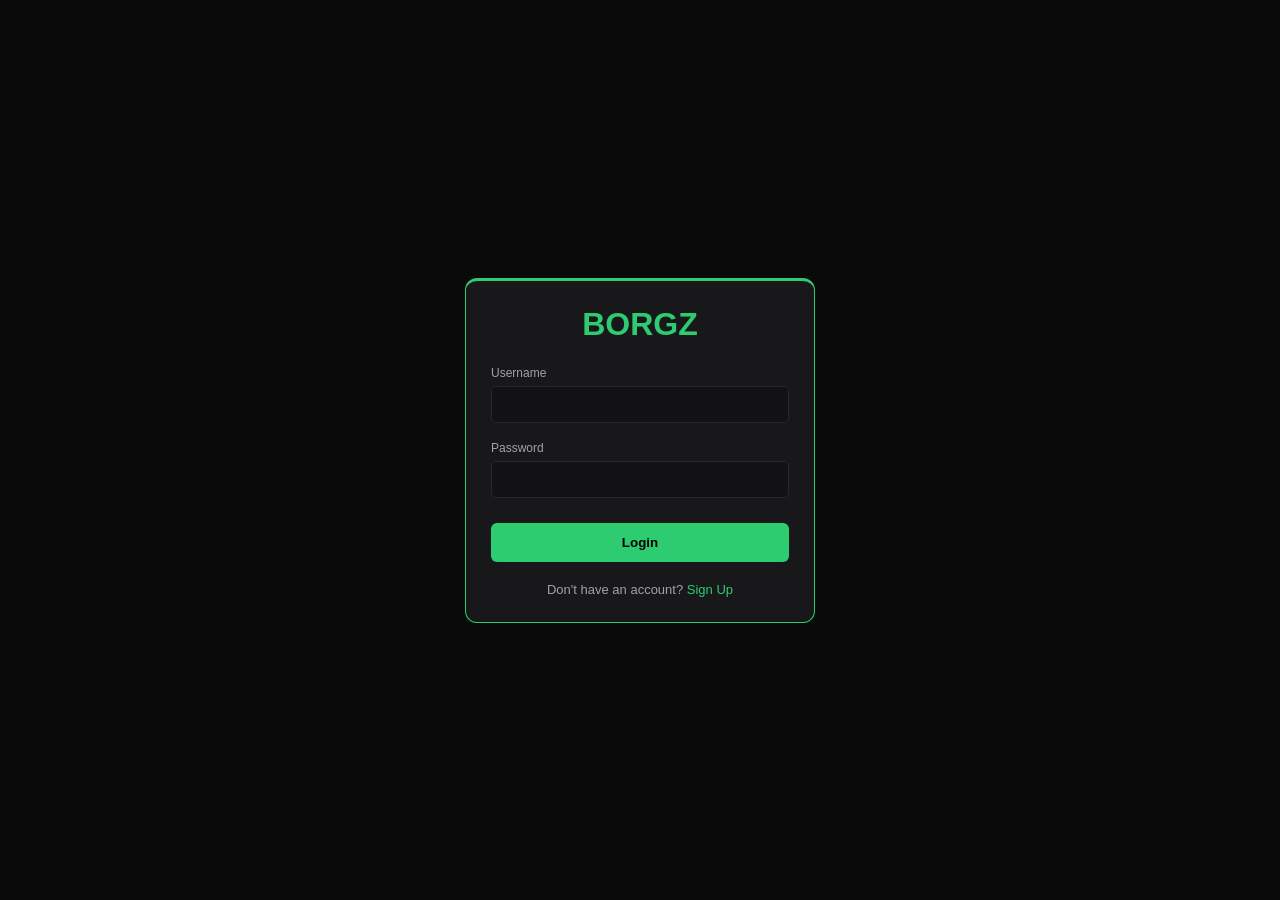
<file: FINALS - BILLIARDS RESERVATION ++/index.html>
<!DOCTYPE html>
<html lang="en">
<head>
    <meta charset="UTF-8">
    <title>Borgz - Login</title>
    <link rel="stylesheet" href="style.css">
</head>
<body style="display: flex; justify-content: center; align-items: center; background: #0a0a0b;">
    <div class="panel" style="width: 350px; text-align: center; border-color: var(--accent-green);">
        <h1 style="color: var(--accent-green); margin-bottom: 20px;">BORGZ</h1>
        <div style="text-align: left; margin-bottom: 15px;">
            <label style="font-size: 12px; color: var(--text-muted);">Username</label>
            <input type="text" style="width: 100%; padding: 10px; background: #121214; border: 1px solid #27272a; color: white; border-radius: 5px; margin-top: 5px;">
        </div>
        <div style="text-align: left; margin-bottom: 25px;">
            <label style="font-size: 12px; color: var(--text-muted);">Password</label>
            <input type="password" style="width: 100%; padding: 10px; background: #121214; border: 1px solid #27272a; color: white; border-radius: 5px; margin-top: 5px;">
        </div>
        <button class="button" style="width: 100%; margin: 0;" onclick="location.href='genview.html'">Login</button>
        <p style="margin-top: 20px; font-size: 13px; color: var(--text-muted);">Don't have an account? <span style="color: var(--accent-green); cursor: pointer;">Sign Up</span></p>
    </div>
</body>
</html>
</file>
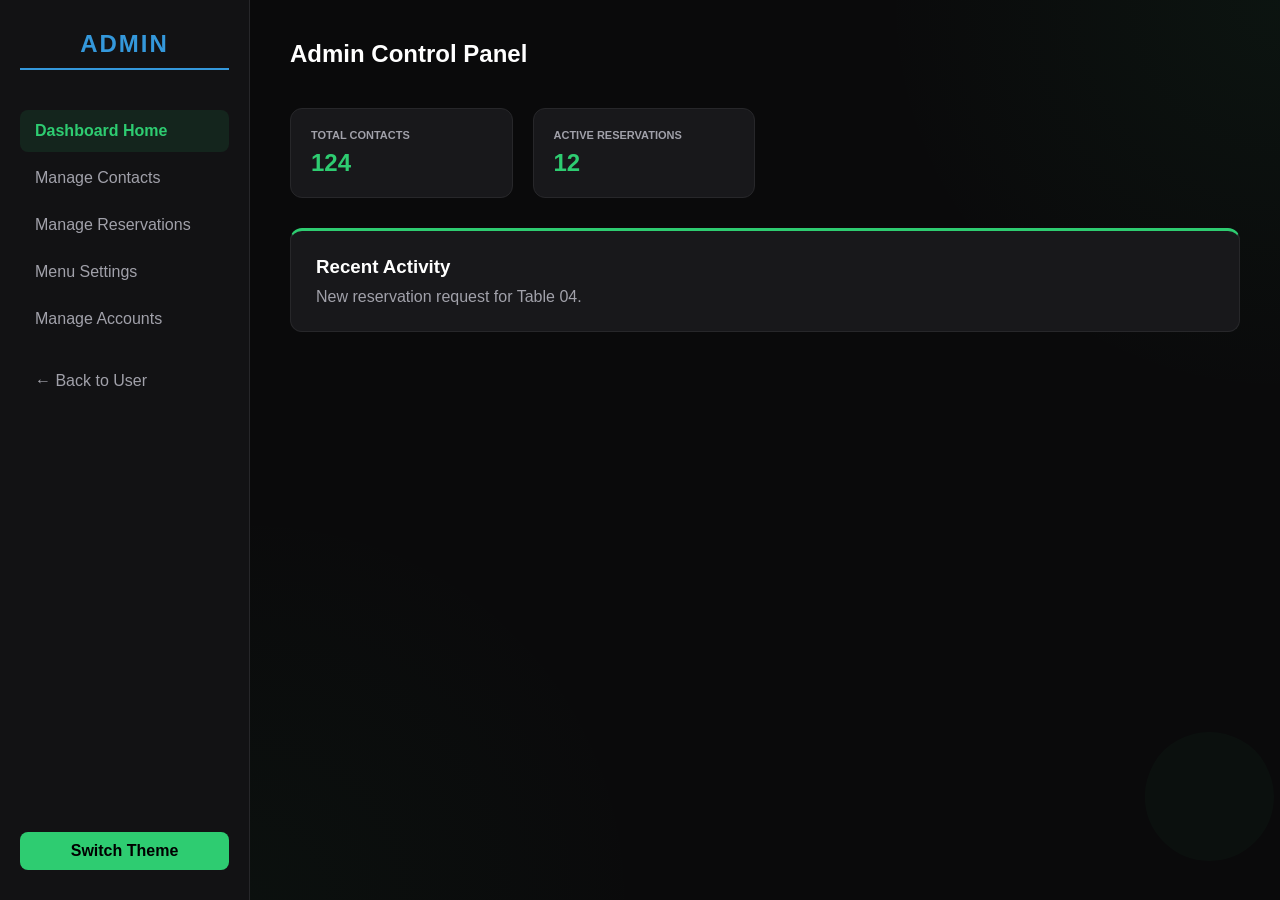
<file: FINALS - BILLIARDS RESERVATION ++/admin.html>
<!DOCTYPE html>
<html lang="en">
<head>
    <meta charset="UTF-8">
    <title>Admin - Borgz</title>
    <link rel="stylesheet" href="style.css">
</head>
<body>
    <input type="checkbox" id="theme-toggle">
    <div class="sidebar">
        <h2 style="color: #3498db; border-color: #3498db;">ADMIN</h2>
        <ul>
            <li class="active"><a href="admin.html">Dashboard Home</a></li>
            <li><a href="#">Manage Contacts</a></li>
            <li><a href="#">Manage Reservations</a></li>
            <li><a href="#">Menu Settings</a></li>
            <li><a href="#">Manage Accounts</a></li>
            <li style="margin-top: 20px;"><a href="genview.html">← Back to User</a></li>
        </ul>
        <label for="theme-toggle" class="theme-label">Switch Theme</label>
    </div>
    <div class="main">
        <div class="header"><h2>Admin Control Panel</h2></div>
        <div class="cards">
            <div class="card"><h3>Total Contacts</h3><p>124</p></div>
            <div class="card"><h3>Active Reservations</h3><p>12</p></div>
        </div>
        <div class="panel">
            <h3>Recent Activity</h3>
            <p style="color: var(--text-muted); margin-top: 10px;">New reservation request for Table 04.</p>
        </div>
    </div>
</body>
</html>
</file>
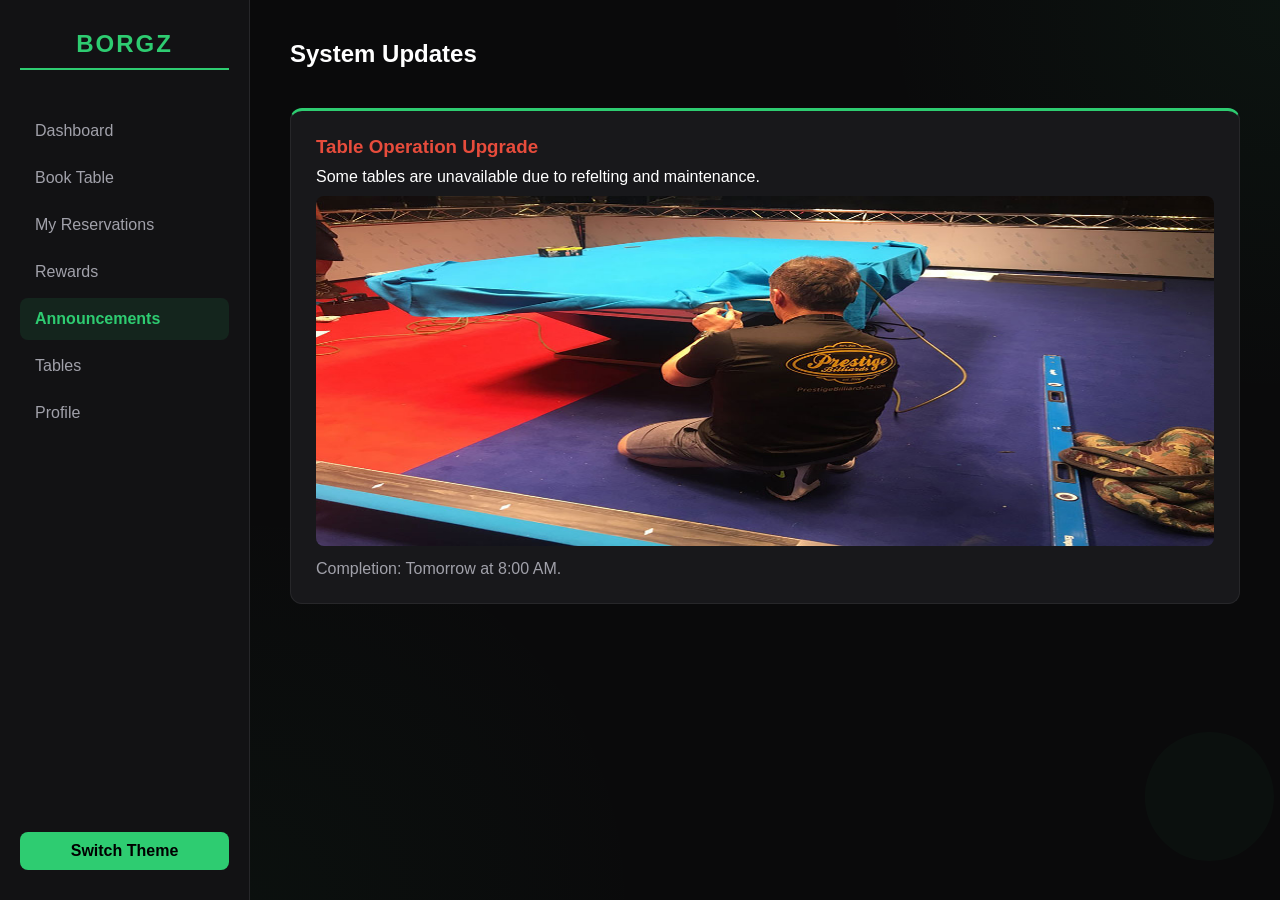
<file: FINALS - BILLIARDS RESERVATION ++/announcements.html>
<!DOCTYPE html>
<html lang="en">
<head>
    <meta charset="UTF-8"><title>Announcements - Borgz</title><link rel="stylesheet" href="style.css">
</head>
<body>
    <input type="checkbox" id="theme-toggle">
    <div class="sidebar">
        <h2>BORGZ</h2>
        <ul>
            <li><a href="genview.html">Dashboard</a></li>
            <li><a href="book-table.html">Book Table</a></li>
            <li><a href="reservations.html">My Reservations</a></li>
            <li><a href="rewards.html">Rewards</a></li>
            <li class="active"><a href="announcements.html">Announcements</a></li>
            <li><a href="tables.html">Tables</a></li>
            <li><a href="profile.html">Profile</a></li>
        </ul>
        <label for="theme-toggle" class="theme-label">Switch Theme</label>
    </div>
    <div class="main">
        <div class="header"><h2>System Updates</h2></div>
        <div class="panel">
            <h3 style="color: #e74c3c;">Table Operation Upgrade</h3>
            <p style="margin: 10px 0;">Some tables are unavailable due to refelting and maintenance.</p>
            <img src="poolfix.jpg" style="width: 100%; max-height: 350px; cover; border-radius: 8px;">
            <p style="color: var(--text-muted); margin-top: 10px;">Completion: Tomorrow at 8:00 AM.</p>
        </div>
    </div>
</body>
</html>
</file>
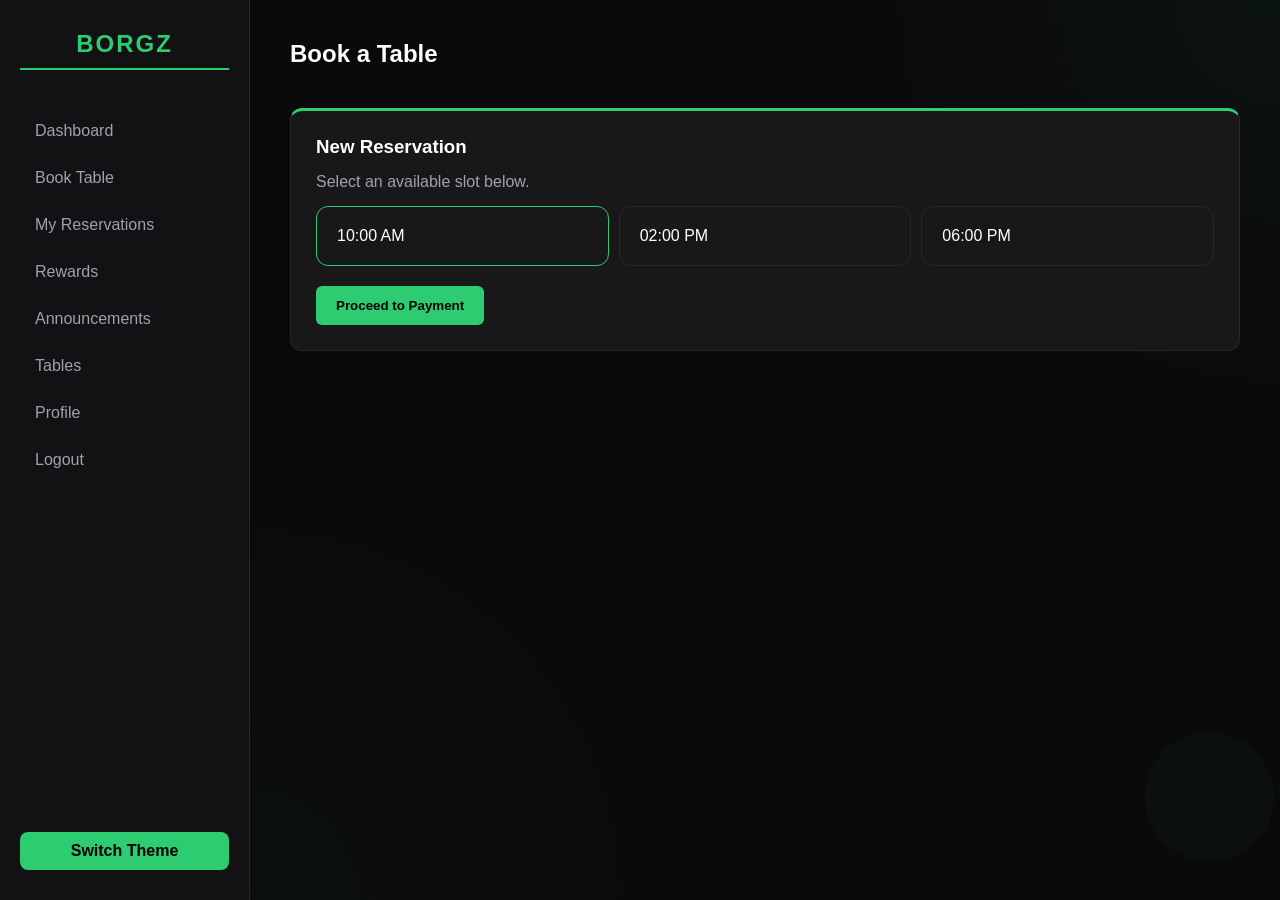
<file: FINALS - BILLIARDS RESERVATION ++/book-table.html>
<!DOCTYPE html>
<html lang="en">
<head>
    <meta charset="UTF-8">
    <meta name="viewport" content="width=device-width, initial-scale=1.0">
    <title>Book Table - Borgz</title>
    <link rel="stylesheet" href="style.css">
</head>
<body>
    <input type="checkbox" id="theme-toggle">
    <div class="sidebar">
        <h2>BORGZ</h2>
        <ul>
    <li><a href="genview.html">Dashboard</a></li>
    <li><a href="book-table.html">Book Table</a></li>
    <li><a href="reservations.html">My Reservations</a></li>
    <li><a href="rewards.html">Rewards</a></li>
    <li><a href="announcements.html">Announcements</a></li>
    <li><a href="tables.html">Tables</a></li>
    <li><a href="profile.html">Profile</a></li>
    <li><a href="logout.html">Logout</a></li>
</ul>
        <label for="theme-toggle" class="theme-label">Switch Theme</label>
    </div>
    <div class="main">
        <div class="header">
            <h2>Book a Table</h2>
        </div>
        <div class="panel">
            <h3>New Reservation</h3>
            <p style="color: var(--text-muted); margin: 15px 0;">Select an available slot below.</p>
            <div style="display: grid; grid-template-columns: repeat(3, 1fr); gap: 10px;">
                <div class="card" style="cursor:pointer; border-color: var(--accent-green);">10:00 AM</div>
                <div class="card" style="cursor:pointer;">02:00 PM</div>
                <div class="card" style="cursor:pointer;">06:00 PM</div>
            </div>
            <button class="button">Proceed to Payment</button>
        </div>
    </div>
</body>
</html>
</file>
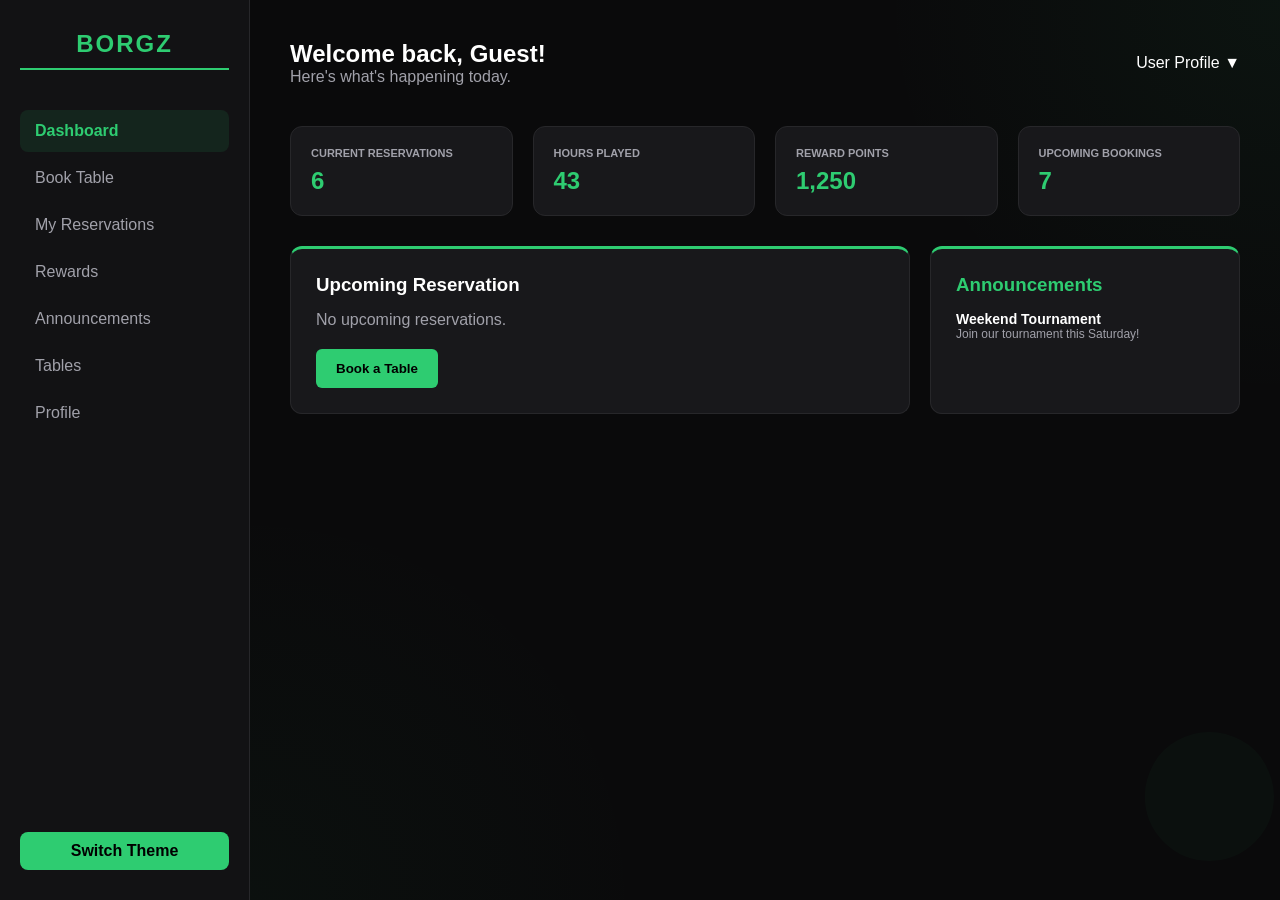
<file: FINALS - BILLIARDS RESERVATION ++/genview.html>
<!DOCTYPE html>
<html lang="en">
<head>
    <meta charset="UTF-8">
    <title>Dashboard - Borgz</title>
    <link rel="stylesheet" href="style.css">
</head>
<body>
    <input type="checkbox" id="theme-toggle">
    <div class="sidebar">
        <h2>BORGZ</h2>
        <ul>
            <li class="active"><a href="genview.html">Dashboard</a></li>
            <li><a href="book-table.html">Book Table</a></li>
            <li><a href="reservations.html">My Reservations</a></li>
            <li><a href="rewards.html">Rewards</a></li>
            <li><a href="announcements.html">Announcements</a></li>
            <li><a href="tables.html">Tables</a></li>
            <li><a href="profile.html">Profile</a></li>
        </ul>
        <label for="theme-toggle" class="theme-label">Switch Theme</label>
    </div>
    <div class="main">
        <div class="header">
            <div>
                <h2 style="font-size: 24px;">Welcome back, Guest!</h2>
                <p style="color: var(--text-muted);">Here's what's happening today.</p>
            </div>
            <div class="profile-container">
                <span style="cursor: pointer;">User Profile ▼</span>
                <div class="profile-dropdown">
                    <a href="profile.html">My Profile</a>
                    <a href="admin.html">Admin View</a>
                    <a href="super-admin.html">Super Admin View</a>
                    <a href="index.html" style="color: #e74c3c; border-top: 1px solid var(--border-color);">Logout</a>
                </div>
            </div>
        </div>
        <div class="cards">
            <div class="card"><h3>Current Reservations</h3><p>6</p></div>
            <div class="card"><h3>Hours Played</h3><p>43</p></div>
            <div class="card"><h3>Reward Points</h3><p>1,250</p></div>
            <div class="card"><h3>Upcoming Bookings</h3><p>7</p></div>
        </div>
        <div style="display: grid; grid-template-columns: 2fr 1fr; gap: 20px;">
            <div class="panel">
                <h3>Upcoming Reservation</h3>
                <p style="color: var(--text-muted); margin-top: 15px;">No upcoming reservations.</p>
                <button class="button">Book a Table</button>
            </div>
            <div class="panel">
                <h3 style="color: var(--accent-green);">Announcements</h3>
                <div style="margin-top: 15px;">
                    <strong style="display: block; font-size: 14px;">Weekend Tournament</strong>
                    <p style="font-size: 12px; color: var(--text-muted);">Join our tournament this Saturday!</p>
                </div>
            </div>
        </div>
    </div>
</body>
</html>
</file>
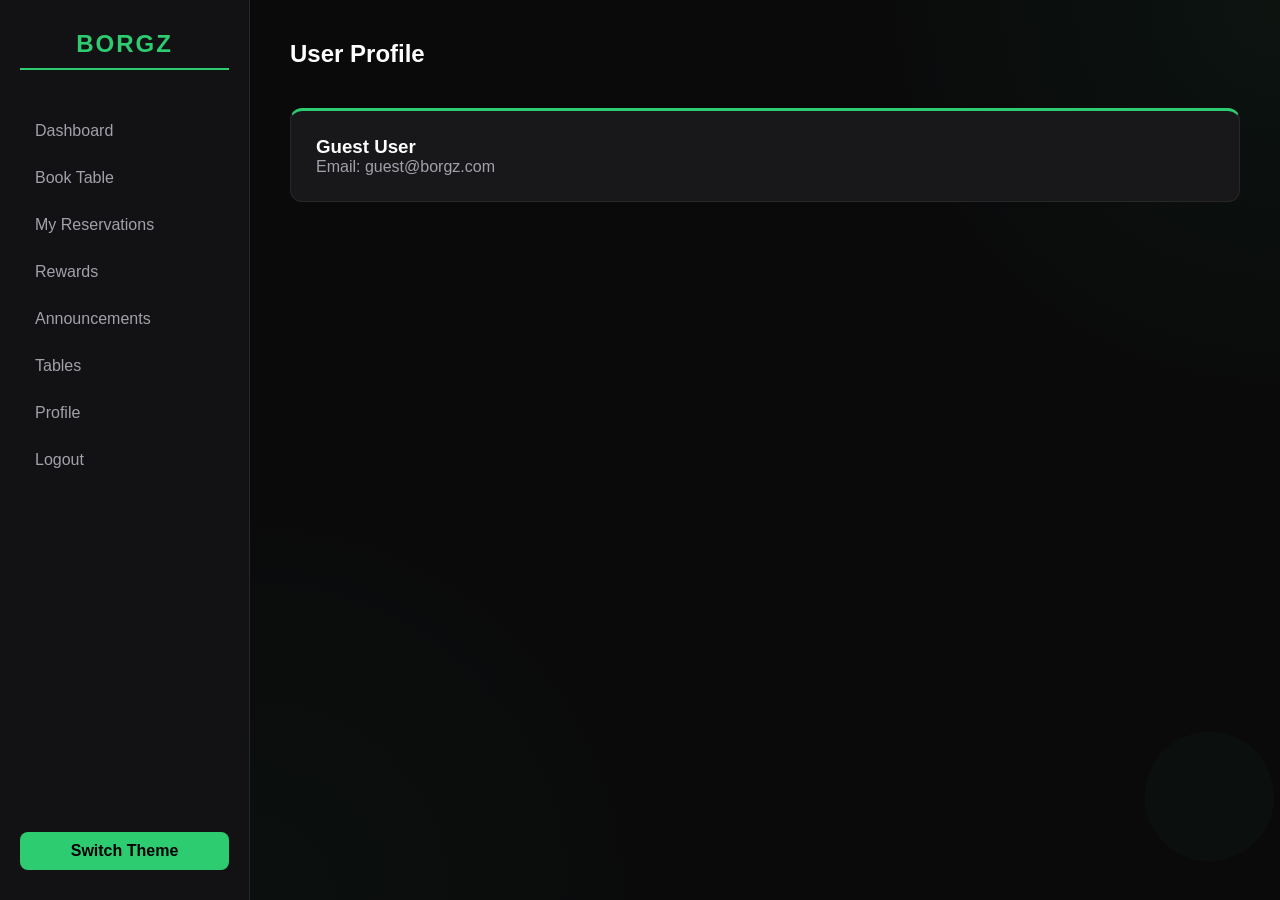
<file: FINALS - BILLIARDS RESERVATION ++/profile.html>
<!DOCTYPE html>
<html lang="en">
<head>
    <meta charset="UTF-8"><title>Profile - Borgz</title><link rel="stylesheet" href="style.css">
</head>
<body>
    <input type="checkbox" id="theme-toggle">
    <div class="sidebar">
        <h2>BORGZ</h2>
       <ul>
    <li><a href="genview.html">Dashboard</a></li>
    <li><a href="book-table.html">Book Table</a></li>
    <li><a href="reservations.html">My Reservations</a></li>
    <li><a href="rewards.html">Rewards</a></li>
    <li><a href="announcements.html">Announcements</a></li>
    <li><a href="tables.html">Tables</a></li>
    <li><a href="profile.html">Profile</a></li>
    <li><a href="logout.html">Logout</a></li>
</ul>
        <label for="theme-toggle" class="theme-label">Switch Theme</label>
    </div>
    <div class="main">
        <div class="header"><h2>User Profile</h2></div>
        <div class="panel"><h3>Guest User</h3><p style="color: var(--text-muted);">Email: guest@borgz.com</p></div>
    </div>
</body>
</html>
</file>
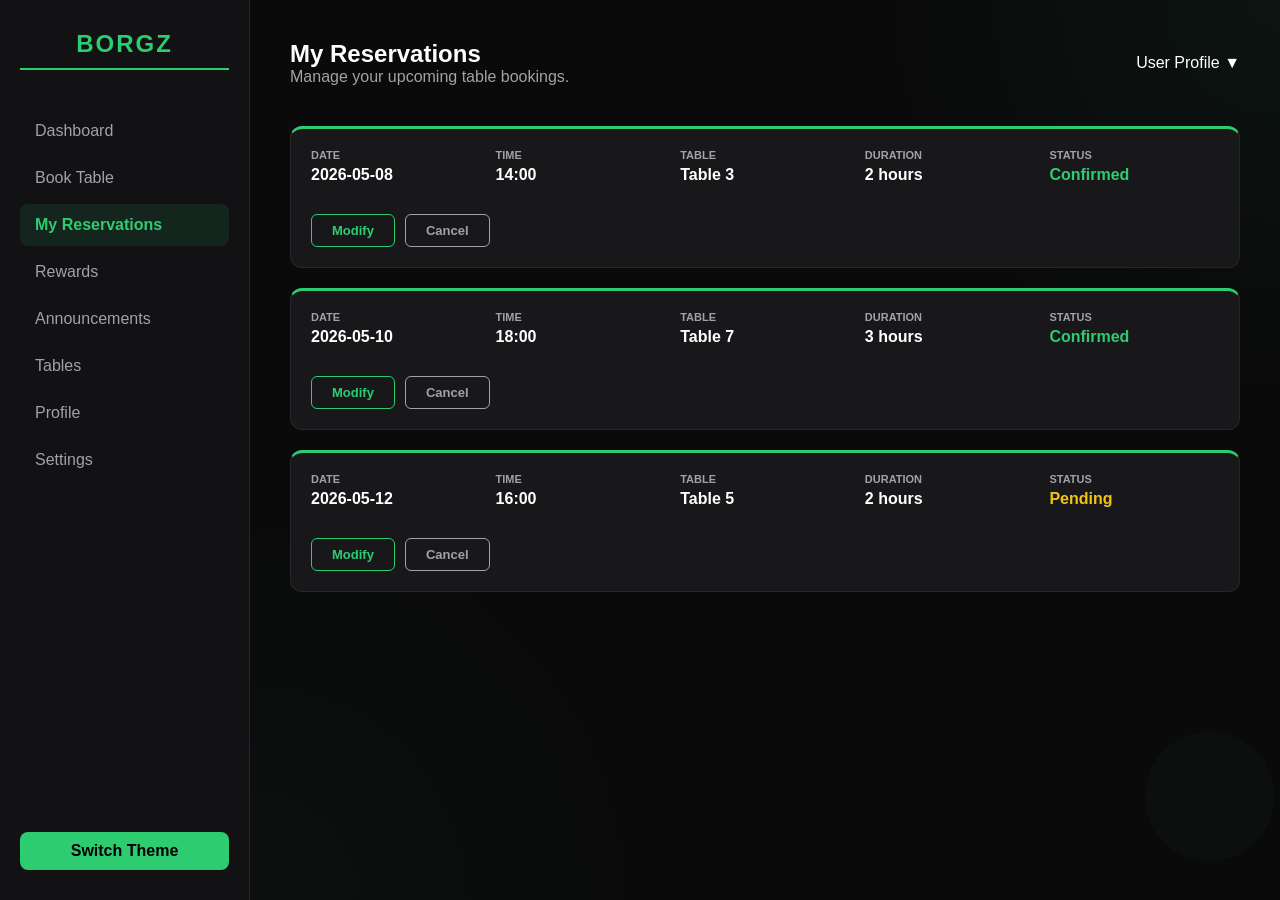
<file: FINALS - BILLIARDS RESERVATION ++/reservations.html>
<!DOCTYPE html>
<html lang="en">
<head>
    <meta charset="UTF-8">
    <title>My Reservations - Borgz</title>
    <link rel="stylesheet" href="style.css">
    <style>
        .res-card {
            background: var(--panel-bg);
            border: 1px solid var(--border-color);
            border-top: 3px solid var(--accent-green);
            border-radius: 12px;
            padding: 20px;
            margin-bottom: 20px;
            display: grid;
            grid-template-columns: repeat(5, 1fr);
            gap: 15px;
            position: relative;
        }

        .res-info h4 {
            font-size: 11px;
            text-transform: uppercase;
            color: var(--text-muted);
            margin-bottom: 5px;
        }

        .res-info p {
            font-size: 16px;
            font-weight: bold;
            color: var(--text-main);
        }

        .res-actions {
            grid-column: span 5;
            display: flex;
            gap: 10px;
            margin-top: 15px;
        }

        .btn-outline {
            background: transparent;
            border: 1px solid var(--accent-green);
            color: var(--accent-green);
            padding: 8px 20px;
            border-radius: 6px;
            cursor: pointer;
            font-weight: bold;
            font-size: 13px;
            transition: 0.3s;
        }

        .btn-outline:hover {
            background: var(--accent-green);
            color: #000;
        }

        .status-confirmed { color: var(--accent-green) !important; }
        .status-pending { color: #f1c40f !important; }
    </style>
</head>
<body>
    <input type="checkbox" id="theme-toggle">
    <div class="sidebar">
        <h2>BORGZ</h2>
        <ul>
            <li><a href="genview.html">Dashboard</a></li>
            <li><a href="book-table.html">Book Table</a></li>
            <li class="active"><a href="reservations.html">My Reservations</a></li>
            <li><a href="rewards.html">Rewards</a></li>
            <li><a href="announcements.html">Announcements</a></li>
            <li><a href="tables.html">Tables</a></li>
            <li><a href="profile.html">Profile</a></li>
            <li><a href="settings.html">Settings</a></li>
        </ul>
        <label for="theme-toggle" class="theme-label">Switch Theme</label>
    </div>

    <div class="main">
        <div class="header">
            <div>
                <h2 style="font-size: 24px;">My Reservations</h2>
                <p style="color: var(--text-muted);">Manage your upcoming table bookings.</p>
            </div>
            <div class="profile-container">
                <span style="cursor: pointer;">User Profile ▼</span>
                <div class="profile-dropdown">
                    <a href="profile.html">My Profile</a>
                    <a href="admin.html">Admin View</a>
                    <a href="index.html" style="color: #e74c3c; border-top: 1px solid var(--border-color);">Logout</a>
                </div>
            </div>
        </div>

        <!-- Reservation 1 -->
        <div class="res-card">
            <div class="res-info"><h4>Date</h4><p>2026-05-08</p></div>
            <div class="res-info"><h4>Time</h4><p>14:00</p></div>
            <div class="res-info"><h4>Table</h4><p>Table 3</p></div>
            <div class="res-info"><h4>Duration</h4><p>2 hours</p></div>
            <div class="res-info"><h4>Status</h4><p class="status-confirmed">Confirmed</p></div>
            <div class="res-actions">
                <button class="btn-outline">Modify</button>
                <button class="btn-outline" style="border-color: var(--text-muted); color: var(--text-muted);">Cancel</button>
            </div>
        </div>

        <!-- Reservation 2 -->
        <div class="res-card">
            <div class="res-info"><h4>Date</h4><p>2026-05-10</p></div>
            <div class="res-info"><h4>Time</h4><p>18:00</p></div>
            <div class="res-info"><h4>Table</h4><p>Table 7</p></div>
            <div class="res-info"><h4>Duration</h4><p>3 hours</p></div>
            <div class="res-info"><h4>Status</h4><p class="status-confirmed">Confirmed</p></div>
            <div class="res-actions">
                <button class="btn-outline">Modify</button>
                <button class="btn-outline" style="border-color: var(--text-muted); color: var(--text-muted);">Cancel</button>
            </div>
        </div>

        <!-- Reservation 3 -->
        <div class="res-card">
            <div class="res-info"><h4>Date</h4><p>2026-05-12</p></div>
            <div class="res-info"><h4>Time</h4><p>16:00</p></div>
            <div class="res-info"><h4>Table</h4><p>Table 5</p></div>
            <div class="res-info"><h4>Duration</h4><p>2 hours</p></div>
            <div class="res-info"><h4>Status</h4><p class="status-pending">Pending</p></div>
            <div class="res-actions">
                <button class="btn-outline">Modify</button>
                <button class="btn-outline" style="border-color: var(--text-muted); color: var(--text-muted);">Cancel</button>
            </div>
        </div>
    </div>
</body>
</html>
</file>
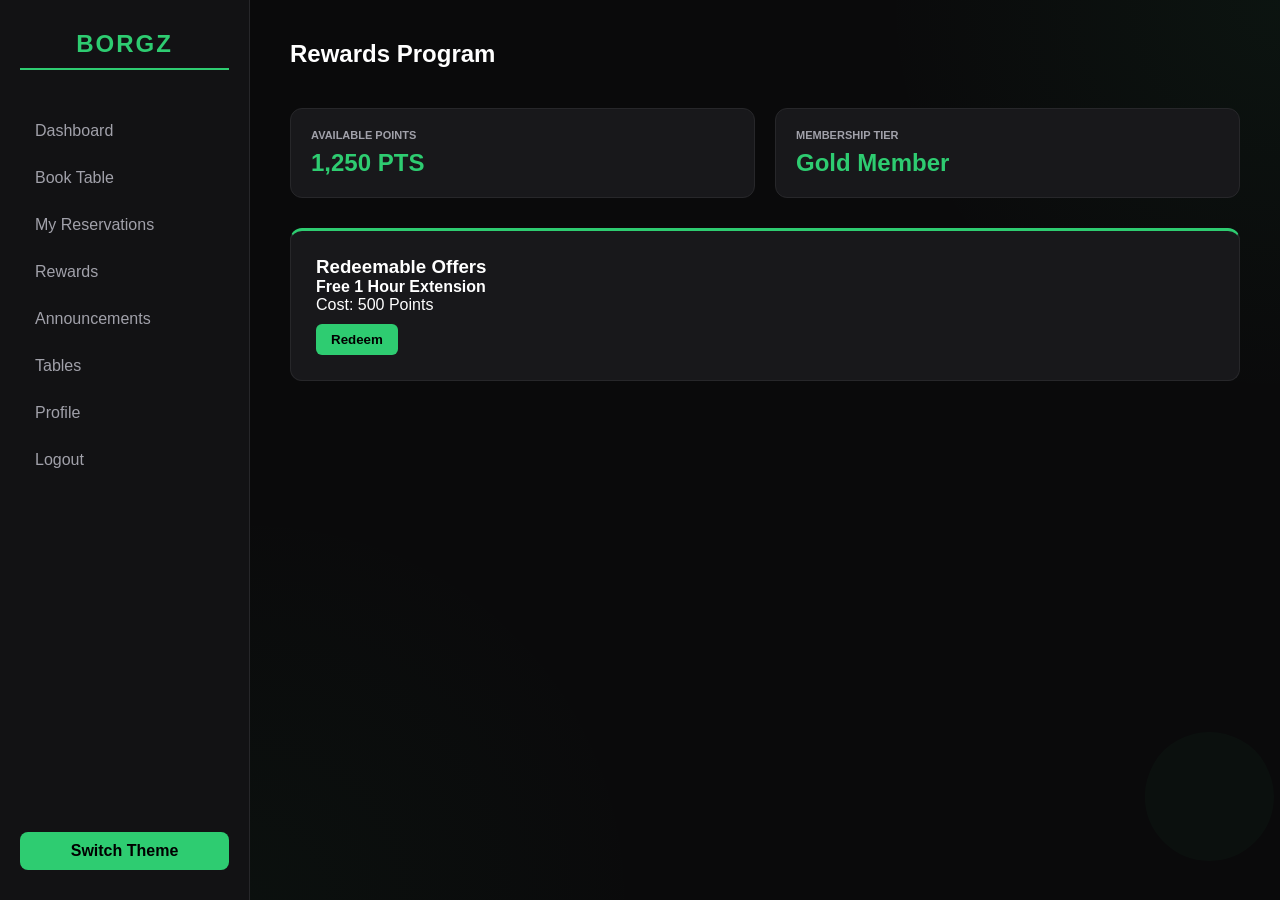
<file: FINALS - BILLIARDS RESERVATION ++/rewards.html>
<!DOCTYPE html>
<html lang="en">
<head>
    <meta charset="UTF-8">
    <title>Rewards - Borgz</title>
    <link rel="stylesheet" href="style.css">
</head>
<body>
    <input type="checkbox" id="theme-toggle">
    <div class="sidebar">
        <h2>BORGZ</h2>
       <ul>
    <li><a href="genview.html">Dashboard</a></li>
    <li><a href="book-table.html">Book Table</a></li>
    <li><a href="reservations.html">My Reservations</a></li>
    <li><a href="rewards.html">Rewards</a></li>
    <li><a href="announcements.html">Announcements</a></li>
    <li><a href="tables.html">Tables</a></li>
    <li><a href="profile.html">Profile</a></li>
    <li><a href="logout.html">Logout</a></li>
</ul>
        <label for="theme-toggle" class="theme-label">Switch Theme</label>
    </div>
    <div class="main">
        <div class="header">
            <h2>Rewards Program</h2>
        </div>
        <div class="cards">
            <div class="card" style="grid-column: span 2;">
                <h3>Available Points</h3>
                <p>1,250 PTS</p>
            </div>
            <div class="card" style="grid-column: span 2;">
                <h3>Membership Tier</h3>
                <p>Gold Member</p>
            </div>
        </div>
        <div class="panel" style="margin-top: 20px;">
            <h3>Redeemable Offers</h3>
            <div class="announcement">
                <strong>Free 1 Hour Extension</strong>
                <p>Cost: 500 Points</p>
                <button class="button" style="margin-top: 10px; padding: 8px 15px;">Redeem</button>
            </div>
        </div>
    </div>
</body>
</html>
</file>
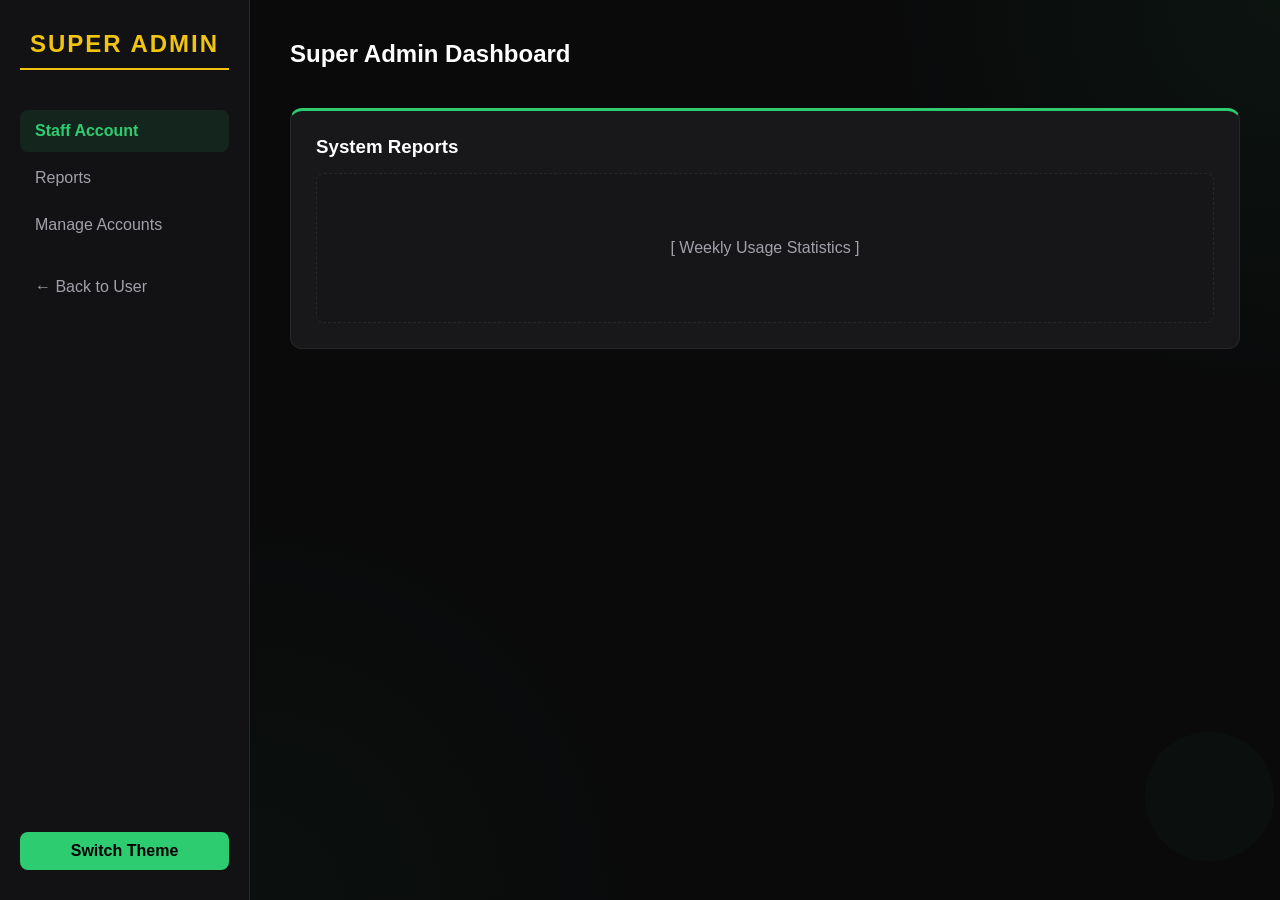
<file: FINALS - BILLIARDS RESERVATION ++/super-admin.html>
<!DOCTYPE html>
<html lang="en">
<head>
    <meta charset="UTF-8">
    <title>Super Admin - Borgz</title>
    <link rel="stylesheet" href="style.css">
</head>
<body>
    <input type="checkbox" id="theme-toggle">
    <div class="sidebar">
        <h2 style="color: #f1c40f; border-color: #f1c40f;">SUPER ADMIN</h2>
        <ul>
            <li class="active"><a href="super-admin.html">Staff Account</a></li>
            <li><a href="#">Reports</a></li>
            <li><a href="#">Manage Accounts</a></li>
            <li style="margin-top: 20px;"><a href="genview.html">← Back to User</a></li>
        </ul>
        <label for="theme-toggle" class="theme-label">Switch Theme</label>
    </div>
    <div class="main">
        <div class="header"><h2>Super Admin Dashboard</h2></div>
        <div class="panel">
            <h3>System Reports</h3>
            <div style="height: 150px; background: rgba(0,0,0,0.05); border-radius: 8px; margin-top: 15px; display: flex; align-items: center; justify-content: center; border: 1px dashed var(--border-color);">
                <p style="color: var(--text-muted);">[ Weekly Usage Statistics ]</p>
            </div>
        </div>
    </div>
</body>
</html>
</file>
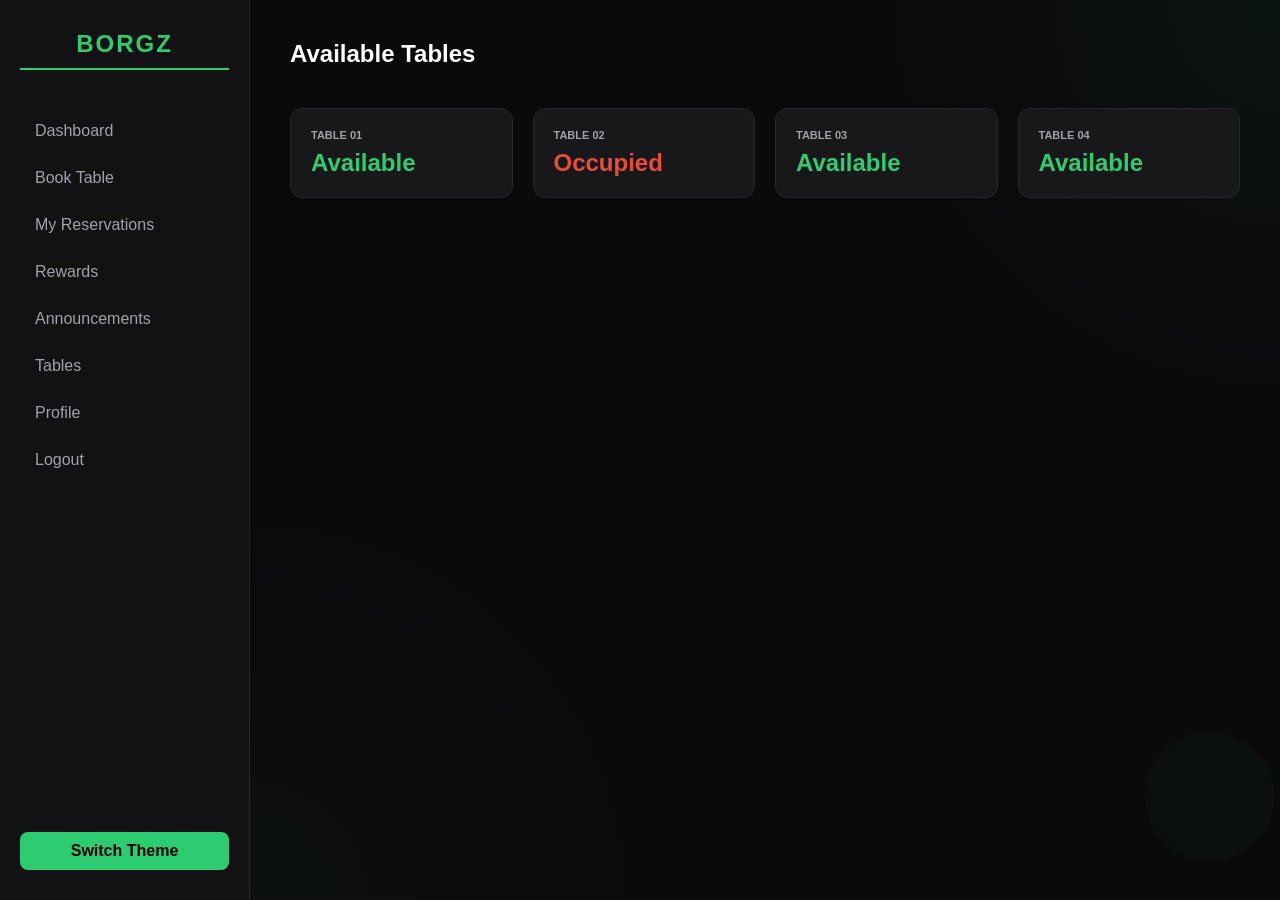
<file: FINALS - BILLIARDS RESERVATION ++/tables.html>
<!DOCTYPE html>
<html lang="en">
<head>
    <meta charset="UTF-8">
    <meta name="viewport" content="width=device-width, initial-scale=1.0">
    <title>Tables - Borgz</title>
    <link rel="stylesheet" href="style.css">
</head>
<body>
    <input type="checkbox" id="theme-toggle">
    <div class="sidebar">
        <h2>BORGZ</h2>
       <ul>
    <li><a href="genview.html">Dashboard</a></li>
    <li><a href="book-table.html">Book Table</a></li>
    <li><a href="reservations.html">My Reservations</a></li>
    <li><a href="rewards.html">Rewards</a></li>
    <li><a href="announcements.html">Announcements</a></li>
    <li><a href="tables.html">Tables</a></li>
    <li><a href="profile.html">Profile</a></li>
    <li><a href="logout.html">Logout</a></li>
</ul>
        <label for="theme-toggle" class="theme-label">Switch Theme</label>
    </div>
    <div class="main">
        <div class="header">
            <h2>Available Tables</h2>
        </div>
        <div class="cards">
            <div class="card"><h3>Table 01</h3><p>Available</p></div>
            <div class="card"><h3>Table 02</h3><p style="color: #e74c3c;">Occupied</p></div>
            <div class="card"><h3>Table 03</h3><p>Available</p></div>
            <div class="card"><h3>Table 04</h3><p>Available</p></div>
        </div>
    </div>
</body>
</html>
</file>
<file: FINALS - BILLIARDS RESERVATION ++/style.css>
:root {
  --bg-main: #0a0a0b;
  --sidebar-bg: #121214;
  --panel-bg: #18181b;
  --accent-green: #2ecc71;
  --accent-hover: #27ae60;
  --text-main: #ffffff;
  --text-muted: #a1a1aa;
  --border-color: #27272a;
}

#theme-toggle:checked ~ .sidebar {
  --sidebar-bg: #ffffff;
  --text-muted: #666666;
  --border-color: #dddddd;
}

#theme-toggle:checked ~ .main {
  --bg-main: #f4f6f9;
  --panel-bg: #ffffff;
  --text-main: #1a1a2e;
  --text-muted: #666666;
  --border-color: #dddddd;
}

#theme-toggle { display: none; }

* {
  margin: 0;
  padding: 0;
  box-sizing: border-box;
  font-family: 'Segoe UI', sans-serif;
  transition: background 0.3s ease, color 0.3s ease;
}

body {
  display: flex;
  background-color: var(--bg-main);
  min-height: 100vh;
}

.sidebar {
  width: 250px;
  background: var(--sidebar-bg);
  border-right: 1px solid var(--border-color);
  padding: 30px 20px;
  display: flex;
  flex-direction: column;
}

.sidebar h2 {
  color: var(--accent-green);
  text-align: center;
  letter-spacing: 2px;
  margin-bottom: 40px;
  border-bottom: 2px solid var(--accent-green);
  padding-bottom: 10px;
}

.sidebar ul { list-style: none; flex-grow: 1; }

.sidebar li {
  padding: 12px 15px;
  margin-bottom: 5px;
  border-radius: 8px;
}

.sidebar li a {
  text-decoration: none;
  color: var(--text-muted);
  display: block;
}

.sidebar li:hover, .sidebar li.active {
  background: rgba(46, 204, 113, 0.1);
}

.sidebar li.active a { color: var(--accent-green); font-weight: bold; }

.main { 
  flex: 1; 
  padding: 40px; 
  background-color: var(--bg-main); 
  background-image: 
    radial-gradient(circle at top right, rgba(46, 204, 113, 0.05), transparent 400px),
    radial-gradient(circle at bottom left, rgba(46, 204, 113, 0.03), transparent 400px);
  color: var(--text-main); 
  position: relative;
  overflow-x: hidden;
}

.main::before {
  content: '●';
  position: absolute;
  bottom: -50px;
  right: -20px;
  font-size: 300px;
  color: var(--accent-green);
  opacity: 0.03;
  pointer-events: none;
}

.header {
  display: flex;
  justify-content: space-between;
  align-items: center;
  margin-bottom: 40px;
}

.profile-container { position: relative; }

.profile-dropdown {
  display: none;
  position: absolute;
  right: 0;
  background: var(--panel-bg);
  min-width: 180px;
  border: 1px solid var(--border-color);
  border-radius: 8px;
  box-shadow: 0 8px 16px rgba(0,0,0,0.3);
  z-index: 100;
}

.profile-dropdown a {
  padding: 12px 16px;
  color: var(--text-main);
  text-decoration: none;
  display: block;
  font-size: 14px;
}

.profile-dropdown a:hover { background: var(--bg-main); color: var(--accent-green); }

.profile-container:hover .profile-dropdown { display: block; }

.cards {
  display: grid;
  grid-template-columns: repeat(4, 1fr);
  gap: 20px;
  margin-bottom: 30px;
}

.card {
  background: var(--panel-bg);
  padding: 20px;
  border-radius: 12px;
  border: 1px solid var(--border-color);
}

.card h3 { font-size: 11px; text-transform: uppercase; color: var(--text-muted); margin-bottom: 8px; }
.card p { font-size: 24px; font-weight: bold; color: var(--accent-green); }

.panel {
  background: var(--panel-bg);
  padding: 25px;
  border-radius: 12px;
  border: 1px solid var(--border-color);
  border-top: 3px solid var(--accent-green);
  position: relative;
}

.button {
  background: var(--accent-green);
  color: #000;
  border: none;
  padding: 12px 20px;
  border-radius: 6px;
  font-weight: bold;
  cursor: pointer;
  margin-top: 20px;
}

.theme-label {
  text-align: center;
  padding: 10px;
  background: var(--accent-green);
  color: #000;
  border-radius: 8px;
  font-weight: bold;
  cursor: pointer;
  margin-top: 20px;
}
</file>
